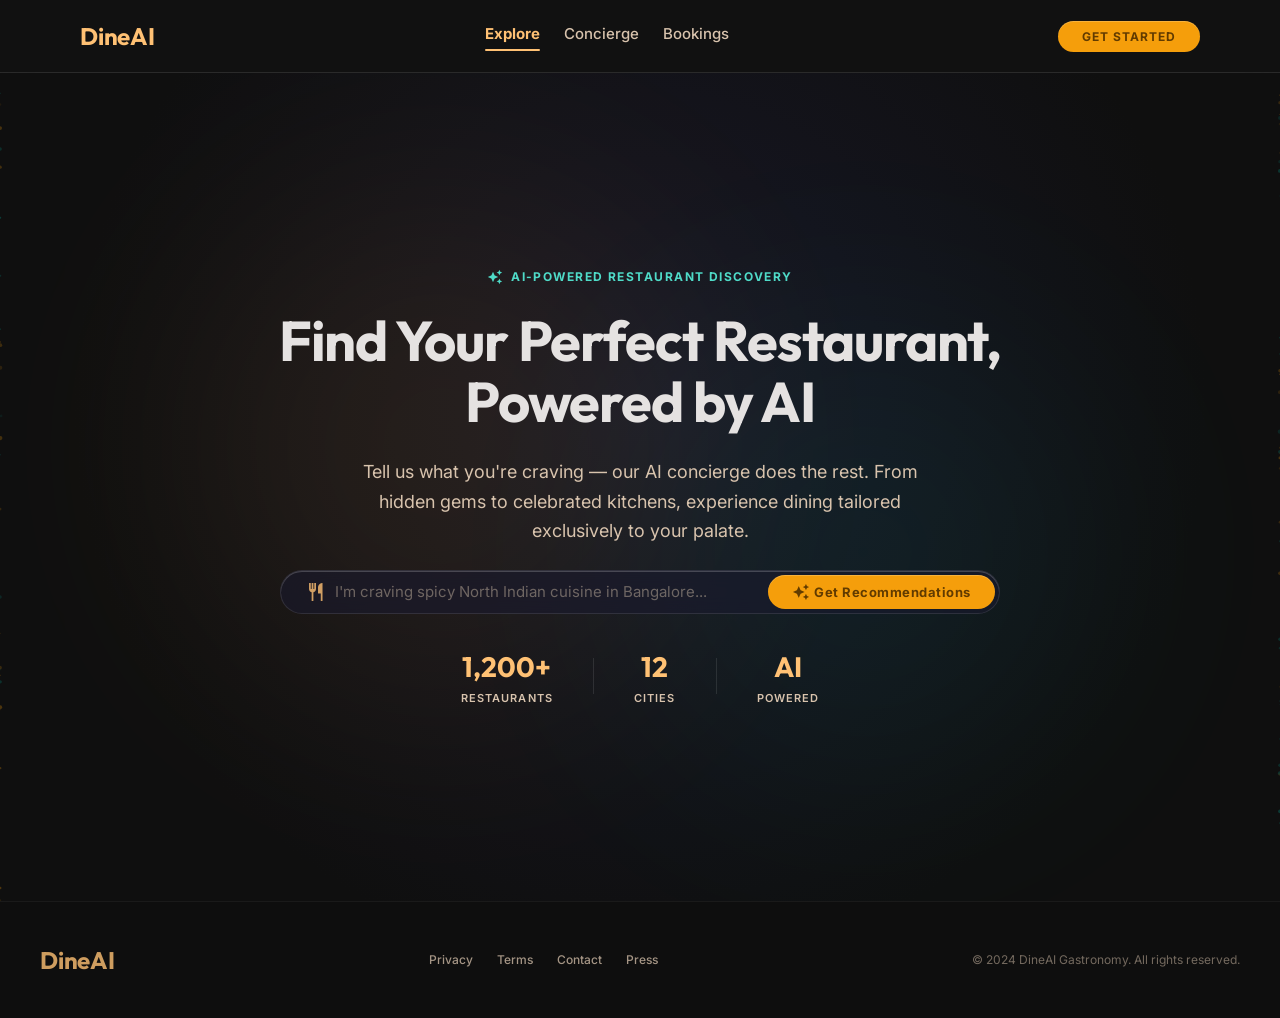
<file: frontend/index.html>
<!DOCTYPE html>
<html class="dark" lang="en">
<head>
  <meta charset="utf-8"/>
  <meta content="width=device-width, initial-scale=1.0" name="viewport"/>
  <title>DineAI - Find Your Perfect Restaurant</title>
  <meta name="description" content="DineAI uses cutting-edge AI to curate the perfect restaurant recommendations tailored to your taste, budget, and location."/>
  <meta name="theme-color" content="#0F0F0F"/>
  <link rel="preconnect" href="https://fonts.googleapis.com"/>
  <link rel="preconnect" href="https://fonts.gstatic.com" crossorigin/>
  <link href="https://fonts.googleapis.com/css2?family=Outfit:wght@400;500;600;700&family=Inter:ital,wght@0,400;0,500;0,600;0,700;1,400&display=swap" rel="stylesheet"/>
  <link href="https://fonts.googleapis.com/css2?family=Material+Symbols+Outlined:wght,FILL@100..700,0..1&display=swap" rel="stylesheet"/>
  <link rel="stylesheet" href="style.css"/>
</head>
<body>

  <!-- ============================================================ -->
  <!-- TOP NAV                                                      -->
  <!-- ============================================================ -->
  <nav id="top-nav" class="top-nav">
    <div class="nav-inner">
      <a href="#" class="brand" id="brand-logo" aria-label="DineAI home">DineAI</a>
      <div class="nav-links hidden-mobile">
        <a href="#" class="nav-link active" id="nav-explore" data-view="home">Explore</a>
        <a href="#" class="nav-link" id="nav-concierge" data-view="preferences">Concierge</a>
        <a href="#" class="nav-link" id="nav-bookings" data-view="results">Bookings</a>
      </div>
      <button class="btn-pill" id="nav-cta" data-view="preferences">Get Started</button>
    </div>
  </nav>

  <!-- ============================================================ -->
  <!-- VIEW 1: HOME                                                 -->
  <!-- ============================================================ -->
  <div id="view-home" class="view active">
    <main class="hero-section">
      <!-- Ambient particles canvas -->
      <div id="particles-canvas-wrap" aria-hidden="true"></div>

      <!-- Ambient light blobs -->
      <div class="ambient-blob blob-amber" aria-hidden="true"></div>
      <div class="ambient-blob blob-teal" aria-hidden="true"></div>

      <div class="hero-content">
        <div class="hero-eyebrow">
          <span class="material-symbols-outlined">auto_awesome</span>
          <span>AI-Powered Restaurant Discovery</span>
        </div>
        <h1 class="hero-title">Find Your Perfect Restaurant,<br class="break-md"/> Powered by AI</h1>
        <p class="hero-subtitle">Tell us what you're craving — our AI concierge does the rest. From hidden gems to celebrated kitchens, experience dining tailored exclusively to your palate.</p>

        <div class="hero-search-bar glass-panel">
          <span class="material-symbols-outlined search-icon">restaurant</span>
          <input
            id="hero-search-input"
            class="search-input"
            type="text"
            placeholder="I'm craving spicy North Indian cuisine in Bangalore..."
            aria-label="Search for restaurants"
          />
          <button class="btn-search" id="hero-search-btn" aria-label="Get AI recommendations">
            <span class="material-symbols-outlined">auto_awesome</span>
            <span class="btn-search-text">Get Recommendations</span>
          </button>
        </div>

        <!-- Stats row -->
        <div class="hero-stats">
          <div class="stat-item">
            <span class="stat-number">1,200+</span>
            <span class="stat-label">Restaurants</span>
          </div>
          <div class="stat-divider" aria-hidden="true"></div>
          <div class="stat-item">
            <span class="stat-number">12</span>
            <span class="stat-label">Cities</span>
          </div>
          <div class="stat-divider" aria-hidden="true"></div>
          <div class="stat-item">
            <span class="stat-number">AI</span>
            <span class="stat-label">Powered</span>
          </div>
        </div>
      </div>
    </main>

    <!-- Footer -->
    <footer class="site-footer">
      <div class="footer-inner">
        <div class="brand footer-brand">DineAI</div>
        <div class="footer-links">
          <a href="#" class="footer-link">Privacy</a>
          <a href="#" class="footer-link">Terms</a>
          <a href="#" class="footer-link">Contact</a>
          <a href="#" class="footer-link">Press</a>
        </div>
        <div class="footer-copy">© 2024 DineAI Gastronomy. All rights reserved.</div>
      </div>
    </footer>
  </div>

  <!-- ============================================================ -->
  <!-- VIEW 2: PREFERENCES FORM                                     -->
  <!-- ============================================================ -->
  <div id="view-preferences" class="view">
    <main class="pref-main">
      <!-- Ambient blobs -->
      <div class="ambient-blob blob-amber pref-blob-1" aria-hidden="true"></div>

      <div class="glass-card pref-card">
        <!-- Decorative glow -->
        <div class="pref-card-glow" aria-hidden="true"></div>

        <div class="pref-header">
          <h1 class="pref-title">Design Your Experience</h1>
          <p class="pref-subtitle">Let our AI concierge curate the perfect dining atmosphere for you.</p>
        </div>

        <form id="preferenceForm" class="pref-form" novalidate>

          <!-- LOCATION -->
          <div class="form-group">
            <label class="form-label" for="location">Location</label>
            <div class="select-wrapper">
              <span class="material-symbols-outlined input-icon">location_on</span>
              <select id="location" name="location" class="form-select" required aria-required="true">
                <option value="" disabled selected>Select your city</option>
                <optgroup label="Popular Cities">
                  <option value="bangalore">Bangalore</option>
                  <option value="delhi">Delhi</option>
                  <option value="mumbai">Mumbai</option>
                  <option value="hyderabad">Hyderabad</option>
                  <option value="chennai">Chennai</option>
                  <option value="kolkata">Kolkata</option>
                  <option value="pune">Pune</option>
                  <option value="ahmedabad">Ahmedabad</option>
                </optgroup>
                <optgroup label="Other Cities">
                  <option value="jaipur">Jaipur</option>
                  <option value="chandigarh">Chandigarh</option>
                  <option value="lucknow">Lucknow</option>
                  <option value="kochi">Kochi</option>
                  <option value="goa">Goa</option>
                  <option value="indore">Indore</option>
                  <option value="bhopal">Bhopal</option>
                  <option value="nagpur">Nagpur</option>
                  <option value="coimbatore">Coimbatore</option>
                  <option value="visakhapatnam">Visakhapatnam</option>
                </optgroup>
              </select>
              <span class="material-symbols-outlined select-chevron" aria-hidden="true">expand_more</span>
            </div>
          </div>

          <!-- BUDGET TOGGLE -->
          <div class="form-group">
            <label class="form-label">Budget Preference</label>
            <div class="budget-toggle" role="group" aria-label="Budget preference">
              <div class="budget-indicator" id="budgetIndicator" aria-hidden="true"></div>
              <button class="budget-btn active" type="button" data-budget="low" id="budget-low" aria-pressed="true">
                <span class="material-symbols-outlined budget-icon">savings</span>
                Low
              </button>
              <button class="budget-btn" type="button" data-budget="medium" id="budget-medium" aria-pressed="false">
                <span class="material-symbols-outlined budget-icon">account_balance_wallet</span>
                Medium
              </button>
              <button class="budget-btn" type="button" data-budget="high" id="budget-high" aria-pressed="false">
                <span class="material-symbols-outlined budget-icon">diamond</span>
                High
              </button>
            </div>
            <input type="hidden" id="budget" name="budget" value="low"/>
          </div>

          <!-- CUISINE CHIPS -->
          <div class="form-group">
            <label class="form-label">Cuisine Vibes <span class="form-label-optional">(optional)</span></label>
            <div class="cuisine-chips" role="group" aria-label="Cuisine preferences">
              <button class="chip" type="button" data-cuisine="north indian" aria-pressed="false">North Indian</button>
              <button class="chip" type="button" data-cuisine="south indian" aria-pressed="false">South Indian</button>
              <button class="chip" type="button" data-cuisine="chinese" aria-pressed="false">Chinese</button>
              <button class="chip" type="button" data-cuisine="italian" aria-pressed="false">Italian</button>
              <button class="chip" type="button" data-cuisine="japanese" aria-pressed="false">Japanese</button>
              <button class="chip" type="button" data-cuisine="continental" aria-pressed="false">Continental</button>
              <button class="chip" type="button" data-cuisine="mediterranean" aria-pressed="false">Mediterranean</button>
              <button class="chip" type="button" data-cuisine="fusion" aria-pressed="false">Fusion</button>
              <button class="chip" type="button" data-cuisine="biryani" aria-pressed="false">Biryani</button>
              <button class="chip" type="button" data-cuisine="seafood" aria-pressed="false">Seafood</button>
            </div>
            <p class="form-hint">Skip to discover restaurants across all cuisines.</p>
            <input type="hidden" id="cuisine" name="cuisine" value=""/>
          </div>

          <!-- MIN RATING SLIDER -->
          <div class="form-group">
            <div class="rating-label-row">
              <label class="form-label" for="min_rating">Minimum Rating</label>
              <span class="rating-display" id="ratingVal" aria-live="polite">4.0</span>
            </div>
            <div class="rating-slider-row">
              <span class="material-symbols-outlined rating-icon-low" aria-hidden="true">star_half</span>
              <input
                class="rating-slider"
                type="range"
                id="min_rating"
                name="min_rating"
                min="0"
                max="5"
                step="0.1"
                value="4.0"
                aria-label="Minimum rating"
                aria-valuemin="0"
                aria-valuemax="5"
                aria-valuenow="4.0"
              />
              <span class="material-symbols-outlined rating-icon-high" aria-hidden="true">star</span>
            </div>
          </div>

          <!-- EXTRAS TEXTAREA -->
          <div class="form-group">
            <label class="form-label" for="extras">Special Requests <span class="form-label-optional">(optional)</span></label>
            <textarea
              class="form-textarea"
              id="extras"
              name="extras"
              rows="3"
              placeholder="e.g., outdoor seating, quiet corner, romantic lighting, family-friendly..."
              aria-label="Special requests or preferences"
            ></textarea>
          </div>

          <!-- SUBMIT -->
          <div class="form-submit-wrap">
            <div class="submit-glow" aria-hidden="true"></div>
            <button class="btn-submit" type="submit" id="submit-btn">
              <span class="material-symbols-outlined">auto_awesome</span>
              Find My Restaurants
            </button>
          </div>

          <!-- Error message -->
          <div id="form-error" class="form-error hidden" role="alert" aria-live="assertive"></div>
        </form>
      </div>
    </main>

    <footer class="site-footer">
      <div class="footer-inner">
        <div class="brand footer-brand">DineAI</div>
        <div class="footer-links">
          <a href="#" class="footer-link">Privacy</a>
          <a href="#" class="footer-link">Terms</a>
          <a href="#" class="footer-link">Contact</a>
        </div>
        <div class="footer-copy">© 2024 DineAI Gastronomy. All rights reserved.</div>
      </div>
    </footer>
  </div>

  <!-- ============================================================ -->
  <!-- VIEW 3: AI PROCESSING / LOADING                              -->
  <!-- ============================================================ -->
  <div id="view-processing" class="view">
    <!-- Skeleton background grid -->
    <div class="skeleton-bg" aria-hidden="true">
      <div class="skeleton-grid">
        <div class="skeleton-card">
          <div class="skeleton-block tall shimmer"></div>
          <div class="skeleton-block medium shimmer"></div>
          <div class="skeleton-block short shimmer"></div>
          <div class="skeleton-pills">
            <div class="skeleton-pill shimmer"></div>
            <div class="skeleton-pill shimmer"></div>
          </div>
        </div>
        <div class="skeleton-card">
          <div class="skeleton-block tall shimmer"></div>
          <div class="skeleton-block medium short-line shimmer"></div>
          <div class="skeleton-block short shimmer"></div>
          <div class="skeleton-pills">
            <div class="skeleton-pill shimmer"></div>
          </div>
        </div>
        <div class="skeleton-card hidden-mobile">
          <div class="skeleton-block tall shimmer"></div>
          <div class="skeleton-block medium shimmer"></div>
          <div class="skeleton-block short shimmer"></div>
          <div class="skeleton-pills">
            <div class="skeleton-pill shimmer"></div>
            <div class="skeleton-pill shimmer"></div>
          </div>
        </div>
      </div>
    </div>

    <main class="processing-main">
      <div class="processing-card glass-panel pulse-glow">
        <!-- Atmospheric gradient -->
        <div class="processing-glow-bg" aria-hidden="true"></div>

        <!-- AI Spinner -->
        <div class="ai-spinner" aria-hidden="true">
          <div class="spin-ring ring-amber"></div>
          <div class="spin-ring ring-teal ring-reverse"></div>
          <span class="material-symbols-outlined spin-icon">neurology</span>
        </div>

        <h1 class="processing-title">Curating your experience</h1>

        <!-- Cycling status messages -->
        <div class="processing-messages" aria-live="polite" aria-label="Processing status">
          <p class="msg msg-amber" id="msg1">Analyzing 1,200+ restaurants...</p>
          <p class="msg msg-teal" id="msg2">Ranking by your preferences...</p>
          <p class="msg msg-dim" id="msg3">Generating AI explanations...</p>
        </div>

        <!-- Progress bar -->
        <div class="progress-track" role="progressbar" aria-label="Processing progress" aria-valuemin="0" aria-valuemax="100">
          <div class="progress-fill">
            <div class="progress-shimmer shimmer" aria-hidden="true"></div>
          </div>
        </div>
      </div>
    </main>
  </div>

  <!-- ============================================================ -->
  <!-- VIEW 4: RESULTS                                              -->
  <!-- ============================================================ -->
  <div id="view-results" class="view">
    <main class="results-main">
      <!-- Results header -->
      <section class="results-header">
        <div class="results-eyebrow">
          <span class="material-symbols-outlined fill-icon">auto_awesome</span>
          <span>Curated For You</span>
        </div>
        <h1 class="results-title">Your AI Culinary Matches</h1>
        <p class="results-subtitle" id="results-subtitle">Here are the top restaurants matching your preferences.</p>
      </section>

      <!-- Cards container -->
      <div id="results-list" class="results-list" aria-live="polite" aria-label="Restaurant recommendations">
        <!-- Dynamically rendered by app.js -->
      </div>

      <!-- Error state -->
      <div id="results-error" class="results-error hidden" role="alert">
        <span class="material-symbols-outlined error-icon">sentiment_dissatisfied</span>
        <h2 class="error-title">No Restaurants Found</h2>
        <p class="error-body" id="error-body-text">We couldn't find restaurants matching your criteria. Try relaxing your filters.</p>
        <button class="btn-pill error-retry-btn" id="try-again-btn">
          <span class="material-symbols-outlined">arrow_back</span>
          Try Different Preferences
        </button>
      </div>

      <!-- Refine search CTA -->
      <div class="refine-cta" id="refine-cta">
        <button class="btn-ghost" id="refine-btn">
          <span class="material-symbols-outlined">tune</span>
          Refine Preferences
        </button>
      </div>
    </main>

    <footer class="site-footer">
      <div class="footer-inner">
        <div class="brand footer-brand">DineAI</div>
        <div class="footer-links">
          <a href="#" class="footer-link">Privacy</a>
          <a href="#" class="footer-link">Terms</a>
          <a href="#" class="footer-link">Contact</a>
          <a href="#" class="footer-link">Press</a>
        </div>
        <div class="footer-copy">© 2024 DineAI Gastronomy. All rights reserved.</div>
      </div>
    </footer>
  </div>

  <script src="app.js"></script>
</body>
</html>
</file>
<file: frontend/style.css>
/* ================================================================
   DineAI — style.css
   Design system: Modern Glassmorphism + Deep Charcoal dark mode
   Fonts: Outfit (headings) · Inter (body)
   ================================================================ */

/* ----------------------------------------------------------------
   1. DESIGN TOKENS
   ---------------------------------------------------------------- */
:root {
  /* Surface */
  --bg:                  #0F0F0F;
  --surface:             #131313;
  --surface-low:         #1c1b1b;
  --surface-container:   #201f1f;
  --surface-high:        #2a2a2a;
  --surface-highest:     #353534;
  --surface-lowest:      #0e0e0e;

  /* Glass */
  --glass-bg:            rgba(26, 26, 46, 0.60);
  --glass-border:        rgba(255, 255, 255, 0.10);
  --glass-highlight:     inset 0 1px 0 rgba(255, 255, 255, 0.20);

  /* Brand */
  --primary:             #ffc174;
  --primary-container:   #f59e0b;
  --primary-dim:         #ffb95f;
  --primary-fixed:       #ffddb8;
  --on-primary:          #472a00;
  --on-primary-container:#613b00;

  --secondary:           #4fdbc8;
  --secondary-container: #04b4a2;
  --on-secondary:        #003731;

  --tertiary:            #ffbda8;
  --tertiary-container:  #ff9571;

  /* Text */
  --on-surface:          #e5e2e1;
  --on-surface-variant:  #d8c3ad;
  --outline:             #a08e7a;
  --outline-variant:     #534434;

  /* Error */
  --error:               #ffb4ab;
  --error-container:     #93000a;

  /* Transitions */
  --ease:                cubic-bezier(0.4, 0, 0.2, 1);
  --ease-spring:         cubic-bezier(0.16, 1, 0.3, 1);
  --dur-fast:            180ms;
  --dur-med:             300ms;
  --dur-slow:            600ms;

  /* Spacing */
  --xs:   4px;
  --sm:   8px;
  --md:   16px;
  --lg:   24px;
  --xl:   40px;
  --2xl:  64px;

  /* Shape */
  --r-sm:  4px;
  --r-md:  8px;
  --r-lg:  12px;
  --r-xl:  16px;
  --r-2xl: 24px;
  --r-full:9999px;
}

/* ----------------------------------------------------------------
   2. RESET & BASE
   ---------------------------------------------------------------- */
*, *::before, *::after {
  box-sizing: border-box;
  margin: 0;
  padding: 0;
}

html {
  scroll-behavior: smooth;
  -webkit-text-size-adjust: 100%;
}

body {
  background-color: var(--bg);
  color: var(--on-surface);
  font-family: 'Inter', system-ui, sans-serif;
  font-size: 16px;
  line-height: 1.5;
  min-height: 100vh;
  overflow-x: hidden;
  -webkit-font-smoothing: antialiased;
  -moz-osx-font-smoothing: grayscale;
}

a {
  color: inherit;
  text-decoration: none;
}

button {
  cursor: pointer;
  font-family: inherit;
  border: none;
  background: none;
}

input, textarea, select {
  font-family: inherit;
  font-size: inherit;
}

img { display: block; max-width: 100%; }

/* ----------------------------------------------------------------
   3. VIEW SYSTEM (single-page view transitions)
   ---------------------------------------------------------------- */
.view {
  display: none;
  min-height: 100vh;
  flex-direction: column;
  opacity: 0;
  transform: translateY(12px);
  transition: opacity var(--dur-slow) var(--ease-spring),
              transform var(--dur-slow) var(--ease-spring);
}

.view.active {
  display: flex;
  opacity: 1;
  transform: translateY(0);
}

/* ----------------------------------------------------------------
   4. TOP NAVIGATION
   ---------------------------------------------------------------- */
.top-nav {
  position: sticky;
  top: 0;
  z-index: 100;
  width: 100%;
  background: rgba(19, 19, 19, 0.70);
  backdrop-filter: blur(20px);
  -webkit-backdrop-filter: blur(20px);
  border-bottom: 1px solid var(--glass-border);
}

.nav-inner {
  display: flex;
  align-items: center;
  justify-content: space-between;
  height: 72px;
  max-width: 1200px;
  margin: 0 auto;
  padding: 0 var(--xl);
}

.brand {
  font-family: 'Outfit', sans-serif;
  font-size: 24px;
  font-weight: 700;
  color: var(--primary);
  letter-spacing: -0.01em;
  transition: color var(--dur-fast) var(--ease);
}
.brand:hover { color: var(--primary-fixed); }

.nav-links {
  display: flex;
  gap: var(--lg);
  align-items: center;
}

.nav-link {
  font-size: 15px;
  font-weight: 500;
  color: var(--on-surface-variant);
  transition: color var(--dur-fast) var(--ease);
  position: relative;
  padding-bottom: 3px;
}
.nav-link:hover { color: var(--primary); }
.nav-link.active {
  color: var(--primary);
  font-weight: 700;
}
.nav-link.active::after {
  content: '';
  position: absolute;
  bottom: -2px;
  left: 0; right: 0;
  height: 2px;
  background: var(--primary);
  border-radius: var(--r-full);
}

/* ----------------------------------------------------------------
   5. UTILITY CLASSES
   ---------------------------------------------------------------- */
.glass-panel {
  background: var(--glass-bg);
  backdrop-filter: blur(20px);
  -webkit-backdrop-filter: blur(20px);
  border: 1px solid var(--glass-border);
  box-shadow: var(--glass-highlight);
}

.glass-card {
  background: rgba(26, 26, 46, 0.60);
  backdrop-filter: blur(20px);
  -webkit-backdrop-filter: blur(20px);
  border: 1px solid var(--glass-border);
  box-shadow: var(--glass-highlight);
}

.hidden { display: none !important; }
.hidden-mobile { display: none; }
.fill-icon { font-variation-settings: 'FILL' 1; }

/* ----------------------------------------------------------------
   6. BUTTONS
   ---------------------------------------------------------------- */
.btn-pill {
  display: inline-flex;
  align-items: center;
  gap: var(--xs);
  padding: var(--sm) var(--lg);
  background: var(--primary-container);
  color: var(--on-primary-container);
  border-radius: var(--r-full);
  font-size: 12px;
  font-weight: 700;
  letter-spacing: 0.08em;
  text-transform: uppercase;
  transition: opacity var(--dur-fast) var(--ease),
              transform var(--dur-fast) var(--ease),
              box-shadow var(--dur-fast) var(--ease);
  box-shadow: var(--glass-highlight);
}
.btn-pill:hover {
  opacity: 0.92;
  box-shadow: 0 0 20px rgba(245, 158, 11, 0.35);
}
.btn-pill:active { transform: scale(0.96); }

.btn-ghost {
  display: inline-flex;
  align-items: center;
  gap: var(--sm);
  padding: var(--sm) var(--lg);
  background: transparent;
  color: var(--on-surface-variant);
  border: 1px solid var(--glass-border);
  border-radius: var(--r-full);
  font-size: 14px;
  font-weight: 500;
  transition: all var(--dur-fast) var(--ease);
}
.btn-ghost:hover {
  color: var(--primary);
  border-color: var(--primary);
}

/* ----------------------------------------------------------------
   7. HOME / HERO SECTION
   ---------------------------------------------------------------- */
.hero-section {
  flex: 1;
  position: relative;
  min-height: calc(100vh - 72px);
  display: flex;
  align-items: center;
  justify-content: center;
  overflow: hidden;
  background: radial-gradient(circle at 50% 40%, rgba(26, 26, 46, 0.8) 0%, var(--bg) 70%);
}

/* Particle canvas wrapper */
#particles-canvas-wrap {
  position: absolute;
  inset: 0;
  z-index: 0;
  opacity: 0.35;
}
#particles-canvas-wrap canvas {
  width: 100%;
  height: 100%;
}

/* Ambient blobs */
.ambient-blob {
  position: absolute;
  border-radius: var(--r-full);
  filter: blur(120px);
  pointer-events: none;
  z-index: 1;
}
.blob-amber {
  width: 500px; height: 500px;
  top: 15%; left: 15%;
  background: var(--primary-container);
  opacity: 0.08;
}
.blob-teal {
  width: 450px; height: 450px;
  bottom: 15%; right: 15%;
  background: var(--secondary-container);
  opacity: 0.08;
}

.hero-content {
  position: relative;
  z-index: 2;
  max-width: 900px;
  width: 100%;
  padding: var(--2xl) var(--xl);
  display: flex;
  flex-direction: column;
  align-items: center;
  text-align: center;
  gap: var(--lg);
}

.hero-eyebrow {
  display: inline-flex;
  align-items: center;
  gap: var(--sm);
  color: var(--secondary);
  font-size: 12px;
  font-weight: 700;
  letter-spacing: 0.12em;
  text-transform: uppercase;
}
.hero-eyebrow .material-symbols-outlined {
  font-size: 16px;
  font-variation-settings: 'FILL' 1;
}

.hero-title {
  font-family: 'Outfit', sans-serif;
  font-size: clamp(36px, 6vw, 56px);
  font-weight: 700;
  line-height: 1.1;
  letter-spacing: -0.02em;
  color: var(--on-surface);
  max-width: 800px;
}

.hero-subtitle {
  font-size: 18px;
  line-height: 1.65;
  color: var(--on-surface-variant);
  max-width: 600px;
}

.break-md { display: none; }

/* Hero search bar */
.hero-search-bar {
  display: flex;
  align-items: center;
  width: 100%;
  max-width: 720px;
  border-radius: var(--r-full);
  padding: var(--xs) var(--xs) var(--xs) var(--lg);
  gap: var(--sm);
  transition: box-shadow var(--dur-med) var(--ease);
}
.hero-search-bar:focus-within {
  box-shadow: var(--glass-highlight), 0 0 0 2px var(--primary-container);
}

.search-icon {
  color: var(--primary);
  opacity: 0.8;
  font-size: 22px;
  flex-shrink: 0;
}

.search-input {
  flex: 1;
  background: transparent;
  border: none;
  outline: none;
  color: var(--on-surface);
  font-size: 15px;
  min-width: 0;
}
.search-input::placeholder { color: rgba(213, 195, 173, 0.45); }

.btn-search {
  display: flex;
  align-items: center;
  gap: var(--xs);
  padding: var(--sm) var(--lg);
  background: var(--primary-container);
  color: var(--on-primary-container);
  border-radius: var(--r-full);
  font-size: 13px;
  font-weight: 700;
  letter-spacing: 0.04em;
  white-space: nowrap;
  flex-shrink: 0;
  transition: all var(--dur-fast) var(--ease);
  box-shadow: var(--glass-highlight);
}
.btn-search:hover {
  opacity: 0.9;
  box-shadow: 0 0 24px rgba(245, 158, 11, 0.4);
}
.btn-search:active { transform: scale(0.97); }
.btn-search .material-symbols-outlined {
  font-size: 18px;
  font-variation-settings: 'FILL' 1;
}

/* Stats row */
.hero-stats {
  display: flex;
  align-items: center;
  gap: var(--xl);
  margin-top: var(--sm);
}
.stat-item {
  display: flex;
  flex-direction: column;
  align-items: center;
  gap: 2px;
}
.stat-number {
  font-family: 'Outfit', sans-serif;
  font-size: 28px;
  font-weight: 700;
  color: var(--primary);
}
.stat-label {
  font-size: 11px;
  font-weight: 600;
  letter-spacing: 0.1em;
  text-transform: uppercase;
  color: var(--on-surface-variant);
}
.stat-divider {
  width: 1px;
  height: 36px;
  background: var(--glass-border);
}

/* ----------------------------------------------------------------
   8. PREFERENCES FORM
   ---------------------------------------------------------------- */
.pref-main {
  flex: 1;
  display: flex;
  align-items: center;
  justify-content: center;
  padding: var(--xl) var(--md);
  position: relative;
  overflow: hidden;
}

.pref-blob-1 {
  top: -100px;
  right: -100px;
  width: 400px;
  height: 400px;
  z-index: 0;
}

.pref-card {
  position: relative;
  z-index: 1;
  width: 100%;
  max-width: 640px;
  border-radius: var(--r-2xl);
  padding: var(--xl);
  overflow: hidden;
}

.pref-card-glow {
  position: absolute;
  top: -96px; right: -96px;
  width: 256px; height: 256px;
  background: rgba(245, 158, 11, 0.08);
  border-radius: var(--r-full);
  filter: blur(80px);
  pointer-events: none;
}

.pref-header {
  margin-bottom: var(--xl);
  text-align: center;
}
.pref-title {
  font-family: 'Outfit', sans-serif;
  font-size: clamp(22px, 4vw, 32px);
  font-weight: 600;
  letter-spacing: -0.01em;
  color: var(--on-surface);
  margin-bottom: var(--sm);
}
.pref-subtitle {
  font-size: 15px;
  color: var(--on-surface-variant);
  line-height: 1.6;
}

/* Form groups */
.pref-form {
  display: flex;
  flex-direction: column;
  gap: var(--xl);
}

.form-group {
  display: flex;
  flex-direction: column;
  gap: var(--sm);
}

.form-label {
  font-size: 12px;
  font-weight: 700;
  letter-spacing: 0.10em;
  text-transform: uppercase;
  color: var(--outline);
}
.form-label-optional {
  font-weight: 400;
  text-transform: none;
  letter-spacing: 0;
  opacity: 0.7;
}
.form-hint {
  font-size: 12px;
  color: var(--outline);
  opacity: 0.75;
  margin-top: calc(var(--xs) * -1);
}

/* Select wrapper */
.select-wrapper {
  position: relative;
  display: flex;
  align-items: center;
}

.input-icon {
  position: absolute;
  left: var(--md);
  top: 50%;
  transform: translateY(-50%);
  color: var(--on-surface-variant);
  font-size: 20px;
  pointer-events: none;
  z-index: 1;
}

.select-chevron {
  position: absolute;
  right: var(--md);
  top: 50%;
  transform: translateY(-50%);
  color: var(--on-surface-variant);
  font-size: 20px;
  pointer-events: none;
  transition: transform var(--dur-fast) var(--ease);
}

.form-select {
  width: 100%;
  appearance: none;
  -webkit-appearance: none;
  background: var(--surface-low);
  border: 1px solid var(--glass-border);
  border-radius: var(--r-md);
  padding: var(--md) var(--md) var(--md) calc(var(--md) * 3);
  color: var(--on-surface);
  font-size: 15px;
  line-height: 1.5;
  cursor: pointer;
  transition: border-color var(--dur-fast) var(--ease),
              box-shadow var(--dur-fast) var(--ease);
  padding-right: calc(var(--md) * 2.5);
}
.form-select:focus {
  outline: none;
  border-color: var(--primary-container);
  box-shadow: 0 0 0 2px rgba(245, 158, 11, 0.20);
}
.form-select option {
  background: var(--surface-high);
  color: var(--on-surface);
}
.form-select optgroup {
  background: var(--surface-container);
  color: var(--on-surface-variant);
  font-size: 11px;
  font-weight: 700;
  text-transform: uppercase;
  letter-spacing: 0.08em;
}

/* Budget toggle */
.budget-toggle {
  display: flex;
  background: var(--surface-low);
  border: 1px solid rgba(255, 255, 255, 0.05);
  border-radius: var(--r-full);
  padding: 4px;
  position: relative;
  gap: 0;
}

.budget-indicator {
  position: absolute;
  top: 4px;
  bottom: 4px;
  width: calc(33.33% - 3px);
  background: var(--surface-high);
  border-radius: var(--r-full);
  border: 1px solid var(--glass-border);
  box-shadow: var(--glass-highlight), 0 0 12px rgba(245, 158, 11, 0.08);
  transition: left var(--dur-med) var(--ease-spring);
  left: 4px;
}

.budget-btn {
  position: relative;
  z-index: 1;
  flex: 1;
  display: flex;
  align-items: center;
  justify-content: center;
  gap: var(--xs);
  padding: var(--sm) var(--md);
  font-size: 13px;
  font-weight: 500;
  color: var(--on-surface-variant);
  border-radius: var(--r-full);
  transition: color var(--dur-fast) var(--ease);
}
.budget-btn.active {
  color: var(--on-surface);
  font-weight: 700;
}
.budget-icon {
  font-size: 16px;
}

/* Cuisine chips */
.cuisine-chips {
  display: flex;
  flex-wrap: wrap;
  gap: var(--sm);
}

.chip {
  display: inline-flex;
  align-items: center;
  padding: var(--sm) var(--md);
  border-radius: var(--r-full);
  border: 1px solid var(--glass-border);
  background: rgba(255, 255, 255, 0.04);
  font-size: 13px;
  font-weight: 500;
  color: var(--on-surface-variant);
  transition: all var(--dur-fast) var(--ease);
}
.chip:hover {
  background: rgba(255, 255, 255, 0.08);
  color: var(--on-surface);
}
.chip.active {
  background: rgba(245, 158, 11, 0.15);
  border-color: var(--primary-container);
  color: var(--primary);
  font-weight: 600;
}

/* Rating slider */
.rating-label-row {
  display: flex;
  justify-content: space-between;
  align-items: center;
}
.rating-display {
  font-family: 'Outfit', sans-serif;
  font-size: 26px;
  font-weight: 700;
  color: var(--primary);
}
.rating-slider-row {
  display: flex;
  align-items: center;
  gap: var(--md);
}
.rating-icon-low { color: var(--outline); font-size: 20px; }
.rating-icon-high {
  color: var(--primary);
  font-size: 20px;
  font-variation-settings: 'FILL' 1;
}

.rating-slider {
  flex: 1;
  height: 4px;
  background: var(--surface-highest);
  border-radius: var(--r-full);
  appearance: none;
  -webkit-appearance: none;
  cursor: pointer;
  outline: none;
}
.rating-slider::-webkit-slider-thumb {
  -webkit-appearance: none;
  width: 22px;
  height: 22px;
  border-radius: 50%;
  background: var(--primary-container);
  box-shadow: 0 0 12px rgba(245, 158, 11, 0.50);
  cursor: pointer;
  transition: box-shadow var(--dur-fast) var(--ease),
              transform var(--dur-fast) var(--ease);
}
.rating-slider::-webkit-slider-thumb:hover {
  transform: scale(1.15);
  box-shadow: 0 0 20px rgba(245, 158, 11, 0.70);
}
.rating-slider::-moz-range-thumb {
  width: 22px;
  height: 22px;
  border-radius: 50%;
  background: var(--primary-container);
  border: none;
  box-shadow: 0 0 12px rgba(245, 158, 11, 0.50);
  cursor: pointer;
}

/* Textarea */
.form-textarea {
  background: var(--surface-low);
  border: 1px solid var(--glass-border);
  border-radius: var(--r-md);
  padding: var(--md);
  color: var(--on-surface);
  font-size: 15px;
  line-height: 1.6;
  resize: vertical;
  transition: border-color var(--dur-fast) var(--ease),
              box-shadow var(--dur-fast) var(--ease);
  min-height: 80px;
}
.form-textarea::placeholder { color: rgba(213, 195, 173, 0.40); }
.form-textarea:focus {
  outline: none;
  border-color: var(--primary-container);
  box-shadow: 0 0 0 2px rgba(245, 158, 11, 0.20);
}

/* Submit */
.form-submit-wrap {
  position: relative;
  padding-top: var(--md);
}
.submit-glow {
  position: absolute;
  inset: -4px;
  background: linear-gradient(135deg, var(--primary-container), var(--secondary-container));
  border-radius: var(--r-lg);
  filter: blur(8px);
  opacity: 0.2;
  transition: opacity var(--dur-med) var(--ease);
  pointer-events: none;
}
.form-submit-wrap:hover .submit-glow { opacity: 0.50; }

.btn-submit {
  position: relative;
  display: flex;
  align-items: center;
  justify-content: center;
  gap: var(--sm);
  width: 100%;
  padding: var(--md) var(--lg);
  background: var(--primary-container);
  color: var(--on-primary-container);
  border-radius: var(--r-md);
  font-family: 'Outfit', sans-serif;
  font-size: 18px;
  font-weight: 700;
  letter-spacing: 0.01em;
  box-shadow: 0 0 24px rgba(245, 158, 11, 0.30);
  transition: all var(--dur-med) var(--ease);
}
.btn-submit:hover {
  box-shadow: 0 0 36px rgba(245, 158, 11, 0.50);
  opacity: 0.93;
}
.btn-submit:active { transform: scale(0.98); }
.btn-submit .material-symbols-outlined {
  font-size: 22px;
  font-variation-settings: 'FILL' 1;
}
.btn-submit:disabled {
  opacity: 0.55;
  cursor: not-allowed;
}

/* Form error */
.form-error {
  display: flex;
  align-items: center;
  gap: var(--sm);
  padding: var(--md);
  border-radius: var(--r-md);
  background: rgba(147, 0, 10, 0.20);
  border: 1px solid rgba(255, 180, 171, 0.25);
  color: var(--error);
  font-size: 14px;
}

/* ----------------------------------------------------------------
   9. AI PROCESSING / LOADING STATE
   ---------------------------------------------------------------- */
#view-processing {
  position: relative;
  background: var(--bg);
}

.skeleton-bg {
  position: absolute;
  inset: 0;
  z-index: 0;
  padding: 100px var(--xl) var(--xl);
  opacity: 0.28;
  pointer-events: none;
  overflow: hidden;
}

.skeleton-grid {
  display: grid;
  grid-template-columns: 1fr;
  gap: var(--xl);
  max-width: 1200px;
  margin: 0 auto;
}

.skeleton-card {
  background: var(--glass-bg);
  border: 1px solid var(--glass-border);
  border-radius: var(--r-xl);
  padding: var(--md);
  display: flex;
  flex-direction: column;
  gap: var(--md);
  height: 300px;
}

.skeleton-block {
  border-radius: var(--r-md);
}
.skeleton-block.tall  { height: 128px; width: 100%; }
.skeleton-block.medium { height: 24px; width: 75%; }
.skeleton-block.short  { height: 16px; width: 50%; }
.skeleton-block.short-line { width: 55%; }

.skeleton-pills {
  display: flex;
  gap: var(--sm);
  margin-top: auto;
}
.skeleton-pill {
  height: 32px;
  width: 64px;
  border-radius: var(--r-full);
}

/* Shimmer animation */
.shimmer {
  background: linear-gradient(
    90deg,
    #1a1a2e 0%,
    #252545 50%,
    #1a1a2e 100%
  );
  background-size: 200% 100%;
  animation: shimmer 2s infinite linear;
}

@keyframes shimmer {
  0%   { background-position: -200% 0; }
  100% { background-position:  200% 0; }
}

/* Processing main */
.processing-main {
  position: relative;
  z-index: 1;
  flex: 1;
  display: flex;
  align-items: center;
  justify-content: center;
  padding: var(--xl) var(--md);
}

.processing-card {
  position: relative;
  max-width: 440px;
  width: 100%;
  border-radius: var(--r-2xl);
  padding: var(--2xl) var(--xl);
  display: flex;
  flex-direction: column;
  align-items: center;
  text-align: center;
  gap: var(--lg);
  overflow: hidden;
}

.pulse-glow {
  animation: pulseGlow 2.4s infinite alternate ease-in-out;
}
@keyframes pulseGlow {
  0%   { box-shadow: 0 0 20px 5px rgba(245, 158, 11, 0.08), var(--glass-highlight); border-color: rgba(245, 158, 11, 0.20); }
  100% { box-shadow: 0 0 50px 20px rgba(245, 158, 11, 0.22), var(--glass-highlight); border-color: rgba(245, 158, 11, 0.70); }
}

.processing-glow-bg {
  position: absolute;
  inset: 0;
  background: linear-gradient(135deg, rgba(245, 158, 11, 0.12), rgba(4, 180, 162, 0.06));
  pointer-events: none;
}

/* AI Spinner */
.ai-spinner {
  position: relative;
  width: 96px;
  height: 96px;
  display: flex;
  align-items: center;
  justify-content: center;
  flex-shrink: 0;
}

.spin-ring {
  position: absolute;
  inset: 0;
  border-radius: 50%;
  border: 2px solid transparent;
}
.ring-amber {
  border-top-color: var(--primary);
  animation: spin 3s linear infinite;
}
.ring-teal {
  inset: 8px;
  border-right-color: var(--secondary);
}
.ring-reverse {
  animation: spin 2s linear infinite reverse;
}
@keyframes spin { to { transform: rotate(360deg); } }

.spin-icon {
  font-size: 44px;
  color: var(--primary);
  font-variation-settings: 'FILL' 1;
  z-index: 1;
}

/* Processing title & messages */
.processing-title {
  font-family: 'Outfit', sans-serif;
  font-size: 24px;
  font-weight: 600;
  color: var(--on-surface);
}

.processing-messages {
  position: relative;
  height: 28px;
  width: 100%;
  overflow: hidden;
}

.msg {
  position: absolute;
  inset: 0;
  display: flex;
  align-items: center;
  justify-content: center;
  font-size: 15px;
  font-style: italic;
  opacity: 0;
  transform: translateY(10px);
  transition: opacity 0.5s var(--ease), transform 0.5s var(--ease);
}
.msg.active {
  opacity: 1;
  transform: translateY(0);
}
.msg-amber { color: var(--primary); }
.msg-teal  { color: var(--secondary); }
.msg-dim   { color: var(--primary-dim); }

/* Progress bar */
.progress-track {
  width: 100%;
  height: 4px;
  background: var(--surface-highest);
  border-radius: var(--r-full);
  overflow: hidden;
}
.progress-fill {
  position: relative;
  width: 60%;
  height: 100%;
  background: linear-gradient(90deg, var(--primary-container), var(--secondary));
  border-radius: var(--r-full);
  animation: progressPulse 2.5s ease-in-out infinite alternate;
}
@keyframes progressPulse {
  0%   { width: 30%; }
  100% { width: 85%; }
}
.progress-shimmer {
  position: absolute;
  inset: 0;
}

/* ----------------------------------------------------------------
   10. RESULTS PAGE
   ---------------------------------------------------------------- */
.results-main {
  flex: 1;
  max-width: 1000px;
  margin: 0 auto;
  width: 100%;
  padding: var(--xl) var(--xl);
  display: flex;
  flex-direction: column;
  gap: var(--xl);
}

.results-header {
  display: flex;
  flex-direction: column;
  gap: var(--sm);
  text-align: center;
}
.results-eyebrow {
  display: inline-flex;
  align-items: center;
  gap: var(--sm);
  justify-content: center;
  color: var(--secondary);
  font-size: 11px;
  font-weight: 700;
  letter-spacing: 0.12em;
  text-transform: uppercase;
}
.results-eyebrow .material-symbols-outlined { font-size: 15px; }

.results-title {
  font-family: 'Outfit', sans-serif;
  font-size: clamp(24px, 4vw, 32px);
  font-weight: 600;
  letter-spacing: -0.01em;
  color: var(--on-surface);
}
.results-subtitle {
  font-size: 17px;
  color: var(--on-surface-variant);
  line-height: 1.65;
  max-width: 600px;
  margin: 0 auto;
}

/* Results list */
.results-list {
  display: flex;
  flex-direction: column;
  gap: var(--lg);
}

/* ─── Restaurant card ─── */
.restaurant-card {
  background: rgba(32, 31, 31, 0.65);
  backdrop-filter: blur(20px);
  -webkit-backdrop-filter: blur(20px);
  border: 1px solid var(--glass-border);
  box-shadow: inset 0 1px 0 rgba(255, 255, 255, 0.12);
  border-radius: var(--r-xl);
  overflow: hidden;
  display: flex;
  flex-direction: column;
  opacity: 0;
  transform: translateY(12px);
  animation: fadeSlideUp 0.6s var(--ease-spring) forwards;
  transition: box-shadow var(--dur-med) var(--ease);
}
.restaurant-card:hover {
  box-shadow: inset 0 1px 0 rgba(255, 255, 255, 0.15),
              0 4px 40px rgba(0, 0, 0, 0.40);
}

@keyframes fadeSlideUp {
  to { opacity: 1; transform: translateY(0); }
}

/* Card content area */
.card-content {
  display: flex;
  flex-direction: column;
  padding: var(--md) var(--lg);
  gap: var(--md);
  flex: 1;
}

/* Card top row */
.card-top {
  display: flex;
  justify-content: space-between;
  align-items: flex-start;
  gap: var(--md);
}

.card-header-left { flex: 1; min-width: 0; }

/* Rank badge */
.rank-badge-inline {
  display: inline-flex;
  align-items: center;
  justify-content: center;
  width: 32px;
  height: 32px;
  border-radius: var(--r-full);
  background: rgba(0, 0, 0, 0.60);
  backdrop-filter: blur(8px);
  border: 1px solid var(--glass-border);
  font-family: 'Outfit', sans-serif;
  font-size: 15px;
  font-weight: 700;
  color: var(--primary);
  flex-shrink: 0;
  margin-bottom: var(--sm);
}
.rank-badge-inline.rank-1 { color: var(--primary-container); border-color: var(--primary-container); }

.card-name {
  font-family: 'Outfit', sans-serif;
  font-size: 20px;
  font-weight: 600;
  color: var(--on-surface);
  margin-bottom: var(--xs);
  white-space: nowrap;
  overflow: hidden;
  text-overflow: ellipsis;
}

.card-tags {
  display: flex;
  flex-wrap: wrap;
  gap: var(--xs);
  margin-top: var(--xs);
}

.cuisine-tag {
  padding: 3px 10px;
  border-radius: var(--r-full);
  background: rgba(255, 255, 255, 0.05);
  border: 1px solid var(--glass-border);
  font-size: 11px;
  font-weight: 600;
  letter-spacing: 0.04em;
  color: var(--on-surface-variant);
}

.card-bookmark {
  color: var(--on-surface-variant);
  transition: color var(--dur-fast) var(--ease);
  flex-shrink: 0;
  padding: var(--xs);
  border-radius: var(--r-md);
}
.card-bookmark:hover { color: var(--primary); }
.card-bookmark .material-symbols-outlined { font-size: 22px; }

/* Meta row */
.card-meta {
  display: flex;
  align-items: center;
  gap: var(--md);
  flex-wrap: wrap;
}
.meta-item {
  display: flex;
  align-items: center;
  gap: 4px;
  font-size: 13px;
  color: var(--on-surface-variant);
}
.meta-item .material-symbols-outlined {
  font-size: 15px;
}
.meta-rating-val {
  font-weight: 700;
  color: var(--on-surface);
  font-size: 14px;
}
.meta-dot {
  width: 4px; height: 4px;
  border-radius: 50%;
  background: var(--outline-variant);
}
.star-icon {
  color: var(--primary);
  font-size: 15px !important;
  font-variation-settings: 'FILL' 1;
}

/* AI Explanation box */
.ai-explanation {
  position: relative;
  border-radius: var(--r-md);
  padding: 1px;
  background: linear-gradient(135deg,
    rgba(245, 158, 11, 0.28),
    rgba(79, 219, 200, 0.28));
  overflow: hidden;
  margin-top: var(--xs);
}
.ai-explanation-pulse {
  position: absolute;
  inset: 0;
  animation: aiPulse 3s ease-in-out infinite alternate;
  pointer-events: none;
}
@keyframes aiPulse {
  0%   { background: rgba(255, 193, 116, 0.04); }
  100% { background: rgba(79, 219, 200, 0.04); }
}
.ai-explanation-inner {
  position: relative;
  background: rgba(32, 31, 31, 0.90);
  backdrop-filter: blur(10px);
  border-radius: calc(var(--r-md) - 1px);
  padding: var(--md);
  display: flex;
  flex-direction: column;
  gap: var(--sm);
}
.ai-body {
  display: flex;
  align-items: flex-start;
  gap: var(--sm);
}
.ai-icon {
  color: var(--secondary);
  font-size: 20px;
  flex-shrink: 0;
  margin-top: 2px;
}
.ai-text {
  font-size: 14px;
  font-style: italic;
  color: var(--on-surface-variant);
  line-height: 1.65;
}

/* Why this toggle */
.why-toggle {
  display: flex;
  align-items: center;
  justify-content: space-between;
  width: 100%;
  padding-top: var(--sm);
  border-top: 1px solid rgba(255, 255, 255, 0.06);
  color: var(--primary);
  font-size: 12px;
  font-weight: 700;
  letter-spacing: 0.06em;
  text-transform: uppercase;
  transition: color var(--dur-fast) var(--ease);
}
.why-toggle:hover { color: var(--primary-fixed); }
.why-chevron {
  font-size: 18px !important;
  transition: transform var(--dur-med) var(--ease);
}
.why-chevron.open { transform: rotate(180deg); }

.why-content {
  display: grid;
  grid-template-rows: 0fr;
  transition: grid-template-rows var(--dur-med) var(--ease);
}
.why-content.open { grid-template-rows: 1fr; }
.why-inner {
  overflow: hidden;
  font-size: 13px;
  color: var(--on-surface-variant);
  line-height: 1.7;
  padding-top: 0;
  transition: padding-top var(--dur-med) var(--ease);
  opacity: 0.85;
}
.why-content.open .why-inner { padding-top: var(--md); }

/* Error & refine */
.results-error {
  display: flex;
  flex-direction: column;
  align-items: center;
  gap: var(--lg);
  text-align: center;
  padding: var(--2xl) var(--xl);
}
.error-icon {
  font-size: 64px !important;
  color: var(--outline);
}
.error-title {
  font-family: 'Outfit', sans-serif;
  font-size: 22px;
  font-weight: 600;
  color: var(--on-surface);
}
.error-body {
  font-size: 15px;
  color: var(--on-surface-variant);
  max-width: 400px;
}
.error-retry-btn {
  gap: var(--sm);
}

.refine-cta {
  display: flex;
  justify-content: center;
  padding-bottom: var(--xl);
}

/* ----------------------------------------------------------------
   11. FOOTER
   ---------------------------------------------------------------- */
.site-footer {
  background: var(--surface-lowest);
  border-top: 1px solid rgba(255, 255, 255, 0.05);
  padding: var(--xl) var(--xl);
  margin-top: auto;
}
.footer-inner {
  display: flex;
  flex-direction: column;
  align-items: center;
  gap: var(--md);
  max-width: 1200px;
  margin: 0 auto;
  text-align: center;
}
.footer-brand { opacity: 0.80; }
.footer-links {
  display: flex;
  gap: var(--lg);
}
.footer-link {
  font-size: 12px;
  font-weight: 500;
  color: var(--on-surface-variant);
  opacity: 0.75;
  transition: opacity var(--dur-fast) var(--ease), color var(--dur-fast) var(--ease);
}
.footer-link:hover { opacity: 1; color: var(--secondary); }
.footer-copy {
  font-size: 12px;
  color: var(--on-surface-variant);
  opacity: 0.50;
}

/* ----------------------------------------------------------------
   12. RESPONSIVE — TABLET / DESKTOP
   ---------------------------------------------------------------- */
@media (min-width: 640px) {
  .btn-search-text { display: inline; }
}

@media (min-width: 768px) {
  .hidden-mobile { display: flex; }
  .hidden-on-md  { display: none; }
  .break-md { display: block; }

  .footer-inner {
    flex-direction: row;
    justify-content: space-between;
    text-align: left;
  }

  .skeleton-grid {
    grid-template-columns: repeat(2, 1fr);
  }
  .skeleton-card.hidden-mobile { display: flex; }

  .results-header { text-align: left; }
  .results-eyebrow { justify-content: flex-start; }
  .results-subtitle { margin: 0; }

  .restaurant-card {
    flex-direction: row;
  }
  .card-image-wrap {
    width: 40%;
    flex-shrink: 0;
  }
  .card-content {
    width: 60%;
  }
}

@media (min-width: 1024px) {
  .skeleton-grid {
    grid-template-columns: repeat(3, 1fr);
  }
}

@media (max-width: 640px) {
  .nav-inner { padding: 0 var(--md); }
  .hero-content { padding: var(--xl) var(--md); }
  .hero-stats { gap: var(--lg); }
  .stat-number { font-size: 22px; }
  .btn-search-text { display: none; }
  .pref-card { padding: var(--lg) var(--md); }
  .results-main { padding: var(--lg) var(--md); }
}
</file>
